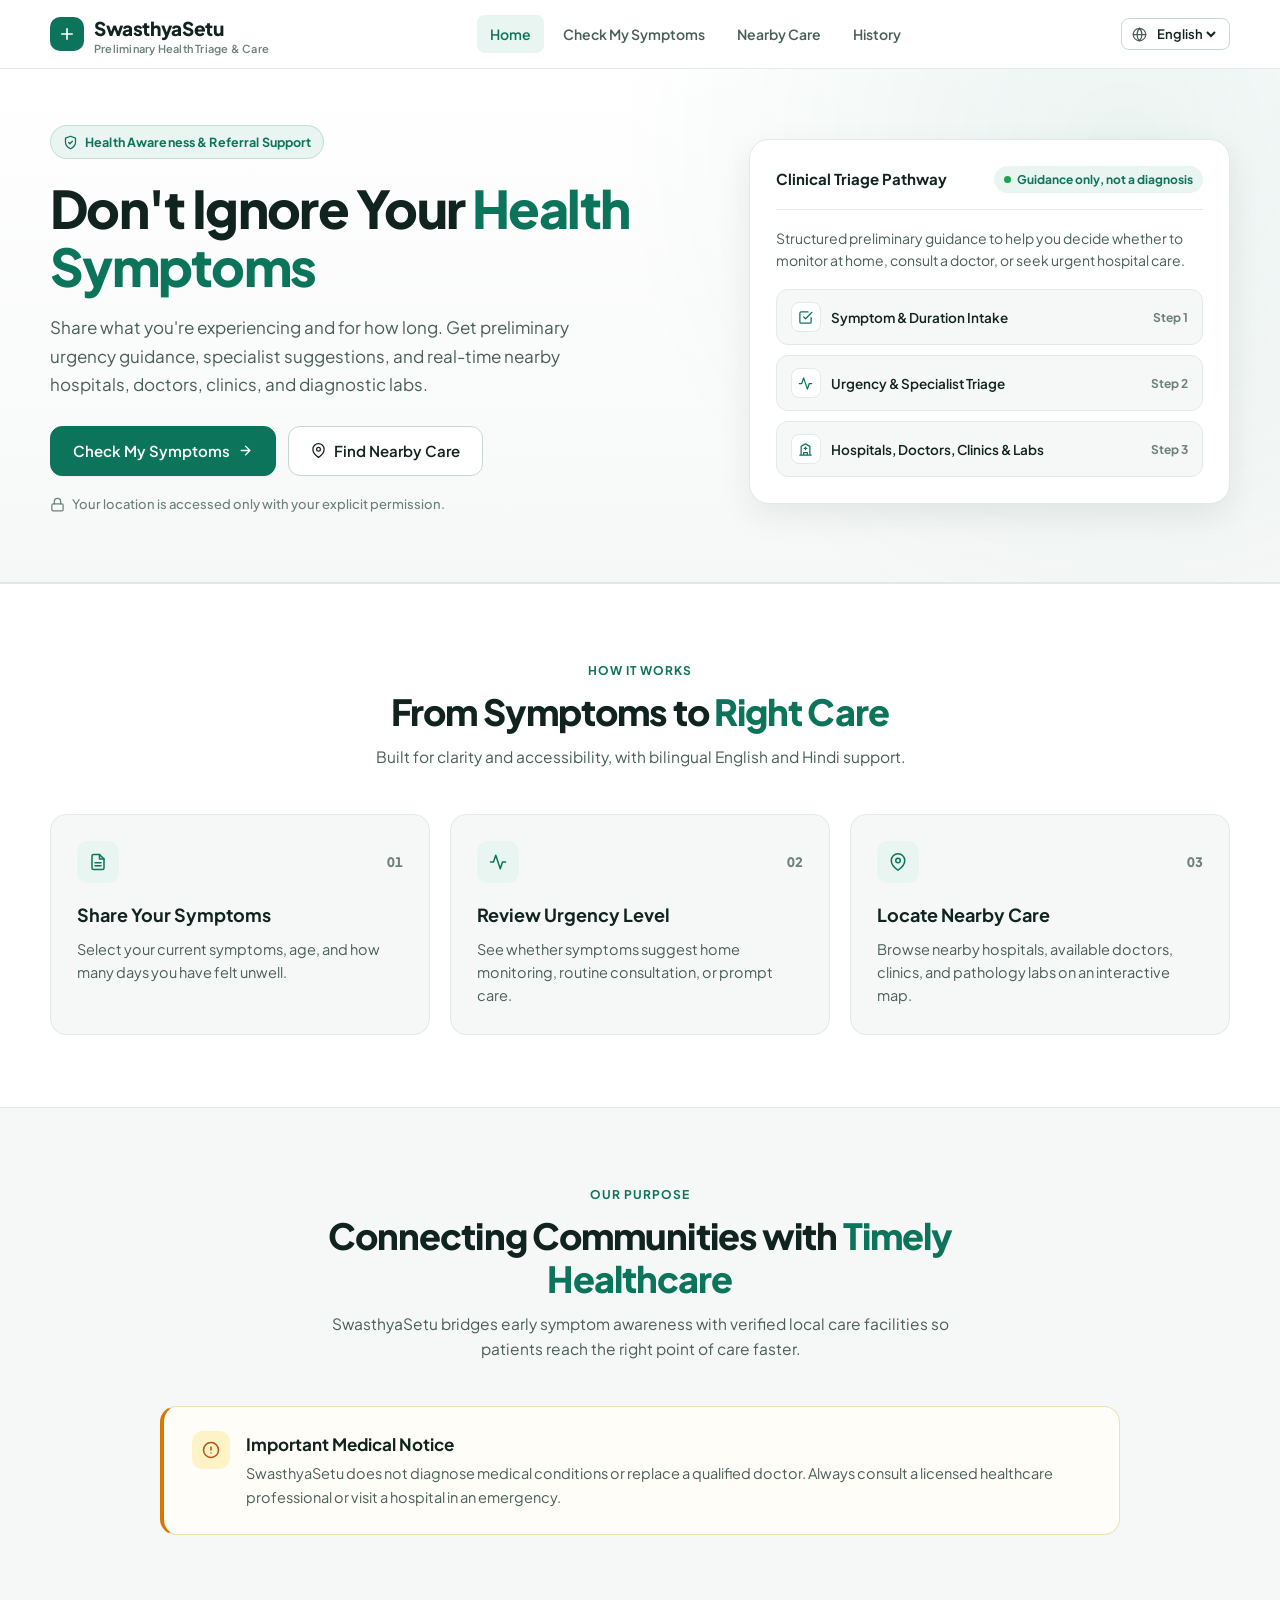
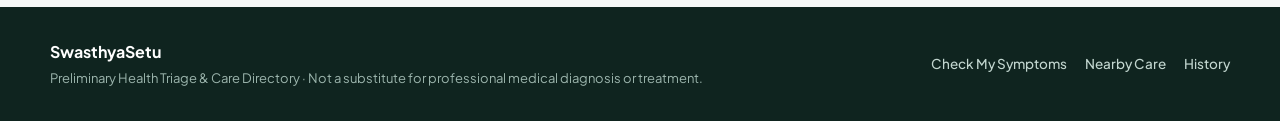
<file: SwasthyaSetu/frontend/index.html>
<!DOCTYPE html>
<html lang="en">

<head>
    <meta charset="UTF-8">
    <meta name="viewport" content="width=device-width, initial-scale=1.0">
    <title>SwasthyaSetu | Preliminary Health Triage &amp; Care</title>
    <link rel="stylesheet" href="css/style.css">
</head>

<body>

    <header class="site-header">
        <div class="nav-inner">
            <a href="index.html" class="brand-logo">
                <span class="brand-mark" aria-hidden="true">
                    <svg class="icon" viewBox="0 0 24 24" fill="none" stroke="currentColor" stroke-width="2.2" stroke-linecap="round" stroke-linejoin="round">
                        <path d="M12 5v14M5 12h14"/>
                    </svg>
                </span>
                <span>
                    SwasthyaSetu
                    <span class="brand-sub" data-i18n="brandSub">Preliminary Health Triage &amp; Care</span>
                </span>
            </a>

            <nav class="nav-menu" aria-label="Main navigation">
                <a href="index.html" aria-current="page" data-i18n="home">Home</a>
                <a href="symptoms.html" data-i18n="checkSymptoms">Check My Symptoms</a>
                <a href="nearby.html" data-i18n="nearbyHospitalsNav">Nearby Care</a>
                <a href="history.html" data-i18n="historyNav">History</a>
            </nav>

            <div class="nav-actions">
                <div class="lang-picker">
                    <svg class="icon icon-sm" viewBox="0 0 24 24" fill="none" stroke="currentColor" stroke-width="2" stroke-linecap="round" stroke-linejoin="round" aria-hidden="true">
                        <circle cx="12" cy="12" r="10"/>
                        <path d="M2 12h20M12 2a15.3 15.3 0 0 1 4 10 15.3 15.3 0 0 1-4 10 15.3 15.3 0 0 1-4-10 15.3 15.3 0 0 1 4-10z"/>
                    </svg>
                    <select id="languageSelect" aria-label="Select language">
                        <option value="en">English</option>
                        <option value="hi">हिन्दी</option>
                    </select>
                </div>
            </div>
        </div>
    </header>

    <main>
        <section class="hero-section" id="home">
            <div class="container hero-grid">
                <div class="hero-copy">
                    <div class="eyebrow-pill">
                        <svg class="icon icon-sm" viewBox="0 0 24 24" fill="none" stroke="currentColor" stroke-width="2" stroke-linecap="round" stroke-linejoin="round" aria-hidden="true">
                            <path d="M12 22s8-4 8-10V5l-8-3-8 3v7c0 6 8 10 8 10z"/>
                            <path d="m9 12 2 2 4-4"/>
                        </svg>
                        <span data-i18n="badge">Health Awareness &amp; Referral Support</span>
                    </div>

                    <h1>
                        <span data-i18n="heroTitle">Don't Ignore Your</span>
                        <span class="accent" data-i18n="heroHighlight">Health Symptoms</span>
                    </h1>

                    <p class="hero-lead" data-i18n="heroText">
                        Share what you're experiencing and for how long. Get preliminary urgency guidance, specialist suggestions, and real-time nearby hospitals, doctors, clinics, and diagnostic labs.
                    </p>

                    <div class="hero-cta-row">
                        <a href="symptoms.html" class="btn-primary">
                            <span data-i18n="checkSymptoms">Check My Symptoms</span>
                            <svg class="icon icon-sm" viewBox="0 0 24 24" fill="none" stroke="currentColor" stroke-width="2.2" stroke-linecap="round" stroke-linejoin="round" aria-hidden="true">
                                <path d="M5 12h14M12 5l7 7-7 7"/>
                            </svg>
                        </a>

                        <a href="nearby.html" class="btn-secondary">
                            <svg class="icon icon-sm" viewBox="0 0 24 24" fill="none" stroke="currentColor" stroke-width="2" stroke-linecap="round" stroke-linejoin="round" aria-hidden="true">
                                <path d="M21 10c0 7-9 13-9 13s-9-6-9-13a9 9 0 0 1 18 0z"/>
                                <circle cx="12" cy="10" r="3"/>
                            </svg>
                            <span data-i18n="nearbyCare">Find Nearby Care</span>
                        </a>
                    </div>

                    <p class="hero-trust-note">
                        <svg class="icon icon-sm" viewBox="0 0 24 24" fill="none" stroke="currentColor" stroke-width="2" stroke-linecap="round" stroke-linejoin="round" aria-hidden="true">
                            <rect x="3" y="11" width="18" height="11" rx="2" ry="2"/>
                            <path d="M7 11V7a5 5 0 0 1 10 0v4"/>
                        </svg>
                        <span data-i18n="locationNote">Your location is accessed only with your explicit permission.</span>
                    </p>
                </div>

                <aside class="triage-panel" aria-label="Triage Pathway Overview">
                    <div class="triage-panel-head">
                        <span class="triage-panel-title" data-i18n="earlyTitle">Clinical Triage Pathway</span>
                        <span class="status-pill-inline">
                            <span class="status-dot" aria-hidden="true"></span>
                            <span data-i18n="healthStatus">Guidance only, not a diagnosis</span>
                        </span>
                    </div>

                    <p class="triage-preview-desc" data-i18n="earlyText">
                        Structured preliminary guidance to help you decide whether to monitor at home, consult a doctor, or seek urgent hospital care.
                    </p>

                    <div class="triage-rows">
                        <div class="triage-row">
                            <span class="triage-row-left">
                                <span class="triage-row-icon" aria-hidden="true">
                                    <svg class="icon icon-sm" viewBox="0 0 24 24" fill="none" stroke="currentColor" stroke-width="2" stroke-linecap="round" stroke-linejoin="round">
                                        <path d="M9 11l3 3L22 4"/><path d="M21 12v7a2 2 0 0 1-2 2H5a2 2 0 0 1-2-2V5a2 2 0 0 1 2-2h11"/>
                                    </svg>
                                </span>
                                <span data-i18n="pathway1">Symptom &amp; Duration Intake</span>
                            </span>
                            <span class="triage-row-tag" data-i18n="pathway1Tag">Step 1</span>
                        </div>

                        <div class="triage-row">
                            <span class="triage-row-left">
                                <span class="triage-row-icon" aria-hidden="true">
                                    <svg class="icon icon-sm" viewBox="0 0 24 24" fill="none" stroke="currentColor" stroke-width="2" stroke-linecap="round" stroke-linejoin="round">
                                        <path d="M22 12h-4l-3 9L9 3l-3 9H2"/>
                                    </svg>
                                </span>
                                <span data-i18n="pathway2">Urgency &amp; Specialist Triage</span>
                            </span>
                            <span class="triage-row-tag" data-i18n="pathway2Tag">Step 2</span>
                        </div>

                        <div class="triage-row">
                            <span class="triage-row-left">
                                <span class="triage-row-icon" aria-hidden="true">
                                    <svg class="icon icon-sm" viewBox="0 0 24 24" fill="none" stroke="currentColor" stroke-width="2" stroke-linecap="round" stroke-linejoin="round">
                                        <path d="M3 21h18M5 21V7l7-4 7 4v14M9 21v-4h6v4M10 10h4M12 8v4"/>
                                    </svg>
                                </span>
                                <span data-i18n="pathway3">Hospitals, Doctors, Clinics &amp; Labs</span>
                            </span>
                            <span class="triage-row-tag" data-i18n="pathway3Tag">Step 3</span>
                        </div>
                    </div>
                </aside>
            </div>
        </section>

        <section class="section-block surface" id="how-it-works">
            <div class="container">
                <div class="section-head">
                    <span class="section-kicker" data-i18n="howWorks">How It Works</span>
                    <h2>
                        <span data-i18n="stepsTitle">From Symptoms to</span>
                        <span class="accent" data-i18n="stepsHighlight">Right Care</span>
                    </h2>
                    <p data-i18n="stepsText">
                        Built for clarity and accessibility, with bilingual English and Hindi support.
                    </p>
                </div>

                <div class="steps-grid">
                    <article class="step-tile">
                        <div class="step-top">
                            <span class="step-icon-box" aria-hidden="true">
                                <svg class="icon" viewBox="0 0 24 24" fill="none" stroke="currentColor" stroke-width="2" stroke-linecap="round" stroke-linejoin="round">
                                    <path d="M14 2H6a2 2 0 0 0-2 2v16a2 2 0 0 0 2 2h12a2 2 0 0 0 2-2V8z"/>
                                    <polyline points="14 2 14 8 20 8"/>
                                    <line x1="16" y1="13" x2="8" y2="13"/>
                                    <line x1="16" y1="17" x2="8" y2="17"/>
                                </svg>
                            </span>
                            <span class="step-num">01</span>
                        </div>
                        <h3 data-i18n="step1Title">Share Your Symptoms</h3>
                        <p data-i18n="step1Text">Select your current symptoms, age, and how many days you have felt unwell.</p>
                    </article>

                    <article class="step-tile">
                        <div class="step-top">
                            <span class="step-icon-box" aria-hidden="true">
                                <svg class="icon" viewBox="0 0 24 24" fill="none" stroke="currentColor" stroke-width="2" stroke-linecap="round" stroke-linejoin="round">
                                    <path d="M22 12h-4l-3 9L9 3l-3 9H2"/>
                                </svg>
                            </span>
                            <span class="step-num">02</span>
                        </div>
                        <h3 data-i18n="step2Title">Review Urgency Level</h3>
                        <p data-i18n="step2Text">See whether symptoms suggest home monitoring, routine consultation, or prompt care.</p>
                    </article>

                    <article class="step-tile">
                        <div class="step-top">
                            <span class="step-icon-box" aria-hidden="true">
                                <svg class="icon" viewBox="0 0 24 24" fill="none" stroke="currentColor" stroke-width="2" stroke-linecap="round" stroke-linejoin="round">
                                    <path d="M21 10c0 7-9 13-9 13s-9-6-9-13a9 9 0 0 1 18 0z"/>
                                    <circle cx="12" cy="10" r="3"/>
                                </svg>
                            </span>
                            <span class="step-num">03</span>
                        </div>
                        <h3 data-i18n="step3Title">Locate Nearby Care</h3>
                        <p data-i18n="step3Text">Browse nearby hospitals, available doctors, clinics, and pathology labs on an interactive map.</p>
                    </article>
                </div>
            </div>
        </section>

        <section class="section-block" id="about">
            <div class="container">
                <div class="section-head">
                    <span class="section-kicker" data-i18n="purpose">Our Purpose</span>
                    <h2>
                        <span data-i18n="purposeTitle">Connecting Communities with</span>
                        <span class="accent" data-i18n="purposeHighlight">Timely Healthcare</span>
                    </h2>
                    <p data-i18n="purposeText">
                        SwasthyaSetu bridges early symptom awareness with verified local care facilities so patients reach the right point of care faster.
                    </p>
                </div>

                <div class="notice-banner">
                    <span class="notice-icon" aria-hidden="true">
                        <svg class="icon" viewBox="0 0 24 24" fill="none" stroke="currentColor" stroke-width="2" stroke-linecap="round" stroke-linejoin="round">
                            <circle cx="12" cy="12" r="10"/>
                            <line x1="12" y1="8" x2="12" y2="12"/>
                            <line x1="12" y1="16" x2="12.01" y2="16"/>
                        </svg>
                    </span>
                    <div>
                        <h2 data-i18n="noticeTitle">Important Medical Notice</h2>
                        <p data-i18n="noticeText">
                            SwasthyaSetu does not diagnose medical conditions or replace a qualified doctor. Always consult a licensed healthcare professional or visit a hospital in an emergency.
                        </p>
                    </div>
                </div>
            </div>
        </section>
    </main>

    <footer class="site-footer">
        <div class="container footer-inner">
            <div>
                <div class="footer-brand">SwasthyaSetu</div>
                <div class="footer-sub">
                    <span data-i18n="footerText">Preliminary Health Triage &amp; Care Directory</span> &middot;
                    <span data-i18n="footerNotice">Not a substitute for professional medical diagnosis or treatment.</span>
                </div>
            </div>
            <div class="footer-links">
                <a href="symptoms.html" data-i18n="checkSymptoms">Check My Symptoms</a>
                <a href="nearby.html" data-i18n="nearbyHospitalsNav">Nearby Care</a>
                <a href="history.html" data-i18n="historyNav">History</a>
            </div>
        </div>
    </footer>

    <script src="js/language.js"></script>
    <script src="js/location.js"></script>
</body>

</html>
</file>
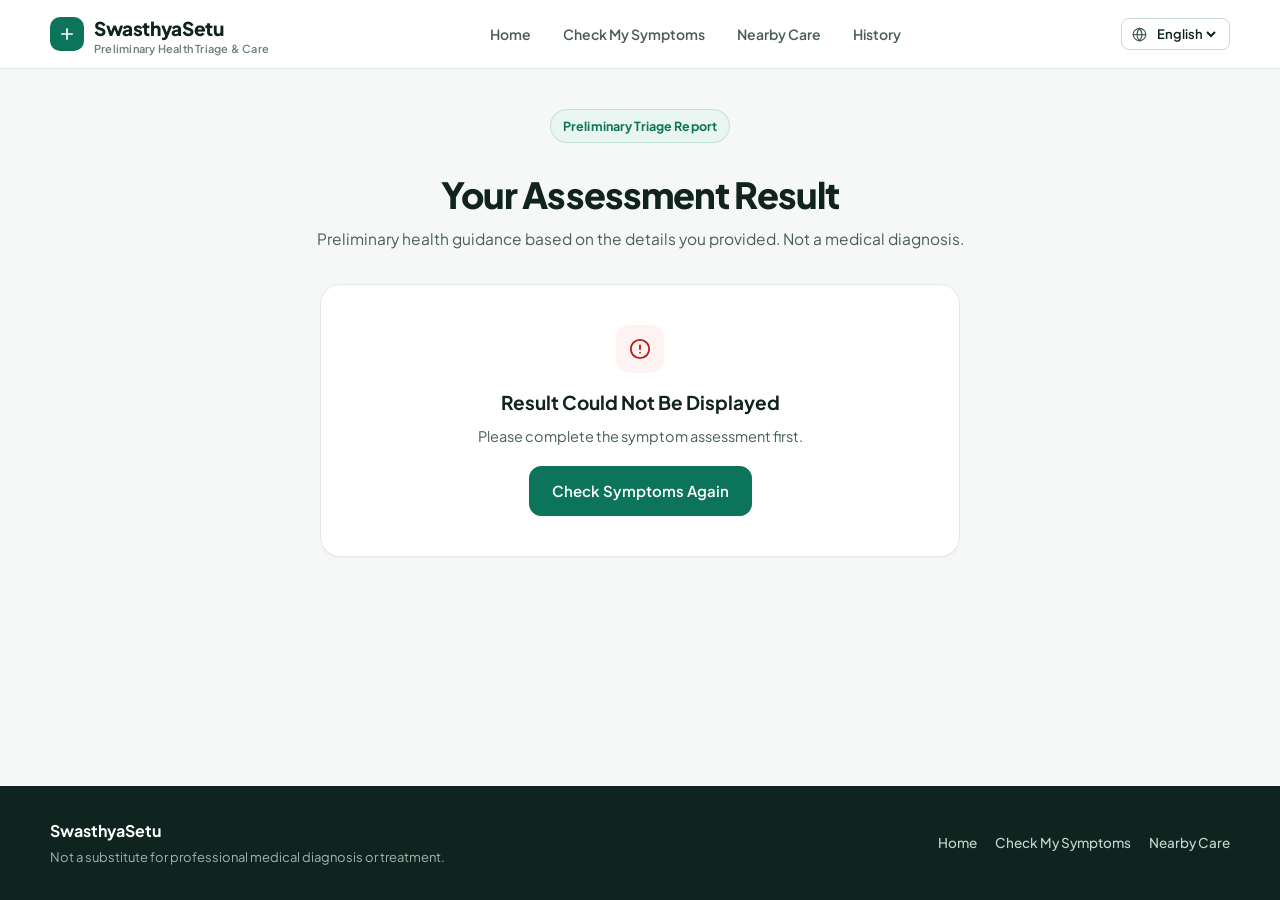
<file: SwasthyaSetu/frontend/result.html>
<!DOCTYPE html>
<html lang="en">

<head>
    <meta charset="UTF-8">
    <meta name="viewport" content="width=device-width, initial-scale=1.0">
    <title>SwasthyaSetu | Assessment Report</title>
    <link rel="stylesheet" href="css/style.css">
    <script src="js/language.js"></script>
</head>

<body>

    <header class="site-header">
        <div class="nav-inner">
            <a href="index.html" class="brand-logo">
                <span class="brand-mark" aria-hidden="true">
                    <svg class="icon" viewBox="0 0 24 24" fill="none" stroke="currentColor" stroke-width="2.2" stroke-linecap="round" stroke-linejoin="round">
                        <path d="M12 5v14M5 12h14"/>
                    </svg>
                </span>
                <span>
                    SwasthyaSetu
                    <span class="brand-sub" data-i18n="brandSub">Preliminary Health Triage &amp; Care</span>
                </span>
            </a>

            <nav class="nav-menu" aria-label="Main navigation">
                <a href="index.html" data-i18n="home">Home</a>
                <a href="symptoms.html" id="navCheckLink" data-i18n="checkSymptoms">Check My Symptoms</a>
                <a href="nearby.html" id="navNearbyLink" data-i18n="nearbyHospitalsNav">Nearby Care</a>
                <a href="history.html" id="navHistoryLink" data-i18n="historyNav">History</a>
            </nav>

            <div class="nav-actions">
                <div class="lang-picker">
                    <svg class="icon icon-sm" viewBox="0 0 24 24" fill="none" stroke="currentColor" stroke-width="2" stroke-linecap="round" stroke-linejoin="round" aria-hidden="true">
                        <circle cx="12" cy="12" r="10"/>
                        <path d="M2 12h20M12 2a15.3 15.3 0 0 1 4 10 15.3 15.3 0 0 1-4 10 15.3 15.3 0 0 1-4-10 15.3 15.3 0 0 1 4-10z"/>
                    </svg>
                    <select id="languageSelect" aria-label="Select language">
                        <option value="en">English</option>
                        <option value="hi">हिन्दी</option>
                    </select>
                </div>
            </div>
        </div>
    </header>

    <main class="page-shell">
        <div class="container">
            <div class="page-intro">
                <span class="eyebrow-pill" id="pageBadge">Preliminary Triage Report</span>
                <h1 data-i18n="assessmentResult">Your Assessment Result</h1>
                <p id="pageSubtitle" data-i18n="assessmentSubtitle">
                    Preliminary health guidance based on the details you provided. Not a medical diagnosis.
                </p>
            </div>

            <!-- LOADING -->
            <div id="loadingBox" class="state-card">
                <div class="state-icon" aria-hidden="true">
                    <svg class="icon icon-lg" viewBox="0 0 24 24" fill="none" stroke="currentColor" stroke-width="2" stroke-linecap="round" stroke-linejoin="round">
                        <path d="M22 12h-4l-3 9L9 3l-3 9H2"/>
                    </svg>
                </div>
                <h2 id="loadingTitle">Preparing your report...</h2>
                <p id="loadingText">Please wait while your assessment summary is loaded.</p>
            </div>

            <!-- MAIN REPORT -->
            <div id="resultContent" class="report-wrap" style="display:none;">
                <section class="report-card">
                    <h2 data-i18n="yourInformation">Patient Summary</h2>
                    <div class="summary-strip">
                        <div class="summary-cell">
                            <strong id="ageLabel">Age</strong>
                            <span id="ageValue">-</span>
                        </div>
                        <div class="summary-cell">
                            <strong id="symptomsLabel">Symptoms</strong>
                            <span id="symptomsValue">-</span>
                        </div>
                        <div class="summary-cell">
                            <strong id="durationLabel">Duration</strong>
                            <span id="durationValue">-</span>
                        </div>
                    </div>
                </section>

                <section id="riskCard" class="report-card triage-card">
                    <div id="riskLevel" class="risk-badge risk-low">Assessment</div>
                    <h2 id="riskTitle">-</h2>
                    <p id="riskMessage" class="triage-lead">-</p>
                    <div class="next-step-panel">
                        <strong id="nextStepLabel">Recommended Next Step</strong>
                        <p id="nextStep">-</p>
                    </div>
                </section>

                <div class="two-col-report">
                    <section class="report-card">
                        <h2 data-i18n="recommendedSpecialist">Recommended Specialist</h2>
                        <p class="field-hint" id="specialistDescription">
                            Based on the symptoms you reported, consider consulting:
                        </p>
                        <div id="specialistList" style="display:grid; gap:10px;"></div>
                    </section>

                    <section class="report-card">
                        <h2 data-i18n="possibleMatches">Symptom Pattern Matches</h2>
                        <p class="field-hint" id="conditionDescription">
                            Symptom-based reference matches from the knowledge base (not a diagnosis).
                        </p>
                        <div id="conditionList" class="condition-stack"></div>
                    </section>
                </div>

                <section class="report-card nearby-cta-card">
                    <div>
                        <h2 data-i18n="nearbyHealthcare" style="margin-bottom:6px;">Find Nearby Care</h2>
                        <p id="nearbyDescription">
                            Explore nearby hospitals, available doctors, clinics, and diagnostic labs on the map.
                        </p>
                    </div>
                    <a href="nearby.html" class="btn-primary" id="nearbyButton">
                        <svg class="icon icon-sm" viewBox="0 0 24 24" fill="none" stroke="currentColor" stroke-width="2" stroke-linecap="round" stroke-linejoin="round" aria-hidden="true">
                            <path d="M21 10c0 7-9 13-9 13s-9-6-9-13a9 9 0 0 1 18 0z"/>
                            <circle cx="12" cy="10" r="3"/>
                        </svg>
                        <span>Find Nearby Care</span>
                    </a>
                </section>

                <div class="notice-banner" style="max-width:100%;">
                    <span class="notice-icon" aria-hidden="true">
                        <svg class="icon" viewBox="0 0 24 24" fill="none" stroke="currentColor" stroke-width="2" stroke-linecap="round" stroke-linejoin="round">
                            <circle cx="12" cy="12" r="10"/>
                            <line x1="12" y1="8" x2="12" y2="12"/>
                            <line x1="12" y1="16" x2="12.01" y2="16"/>
                        </svg>
                    </span>
                    <div>
                        <h2 data-i18n="healthNotice">Important Medical Notice</h2>
                        <p id="healthNoticeText">
                            SwasthyaSetu does not diagnose medical conditions or replace a qualified doctor. Always consult a licensed healthcare professional or visit a hospital in an emergency.
                        </p>
                    </div>
                </div>

                <div class="report-actions">
                    <a href="symptoms.html" class="btn-secondary" id="checkAgainButton">Check Again</a>
                    <a href="history.html" class="btn-primary" id="historyButton">View History</a>
                </div>
            </div>

            <!-- ERROR -->
            <div id="errorBox" class="state-card" style="display:none;">
                <div class="state-icon error" aria-hidden="true">
                    <svg class="icon icon-lg" viewBox="0 0 24 24" fill="none" stroke="currentColor" stroke-width="2" stroke-linecap="round" stroke-linejoin="round">
                        <circle cx="12" cy="12" r="10"/>
                        <line x1="12" y1="8" x2="12" y2="12"/>
                        <line x1="12" y1="16" x2="12.01" y2="16"/>
                    </svg>
                </div>
                <h2 id="errorTitle">Result Could Not Be Displayed</h2>
                <p id="errorMessage">Please complete the symptom assessment first.</p>
                <a href="symptoms.html" class="btn-primary" id="errorButton">Check Symptoms Again</a>
            </div>
        </div>
    </main>

    <footer class="site-footer">
        <div class="container footer-inner">
            <div>
                <div class="footer-brand">SwasthyaSetu</div>
                <div class="footer-sub" data-i18n="footerNotice">Not a substitute for professional medical diagnosis or treatment.</div>
            </div>
            <div class="footer-links">
                <a href="index.html" data-i18n="home">Home</a>
                <a href="symptoms.html" data-i18n="checkSymptoms">Check My Symptoms</a>
                <a href="nearby.html" data-i18n="nearbyHospitalsNav">Nearby Care</a>
            </div>
        </div>
    </footer>

    <script>
        const resultTranslations = {
            en: {
                badge: "Preliminary Triage Report",
                subtitle: "Preliminary health guidance based on the details you provided. Not a medical diagnosis.",
                age: "Age",
                symptoms: "Symptoms",
                duration: "Duration",
                loadingTitle: "Preparing your report...",
                loadingText: "Please wait while your assessment summary is loaded.",
                whatNext: "Recommended Next Step",
                specialistDescription: "Based on the symptoms you reported, consider consulting:",
                conditionDescription: "Symptom-based reference matches from the knowledge base (not a diagnosis).",
                nearbyDescription: "Explore nearby hospitals, available doctors, clinics, and diagnostic labs on the map.",
                nearbyButton: "Find Nearby Care",
                notice: "SwasthyaSetu does not diagnose medical conditions or replace a qualified doctor. Always consult a licensed healthcare professional or visit a hospital in an emergency.",
                checkAgain: "Check Again",
                history: "View History",
                errorTitle: "Result Could Not Be Displayed",
                errorMessage: "Please complete the symptom assessment first.",
                errorButton: "Check Symptoms Again",
                noMatches: "No specific symptom pattern matches were identified from the available knowledge base.",
                matchedSymptoms: "Matched symptoms:",
                knowledgeSource: "Reference source:",
                medicalKnowledgeBase: "Medical knowledge base",
                noSymptoms: "No specific symptoms listed",
                strongMatch: "Strong symptom match",
                moderateMatch: "Moderate symptom match",
                possibleMatch: "Possible symptom match",
                symptomMatch: "Symptom match",
                lowRisk: "Low Urgency",
                moderateRisk: "Moderate Urgency",
                urgentRisk: "Urgent Attention",
                lowTitle: "Monitor Your Symptoms",
                moderateTitle: "Medical Consultation Recommended",
                urgentTitle: "Prompt Medical Care Recommended",
                lowMessage: "No urgent warning sign was identified from the information provided. Continue to monitor your symptoms.",
                moderateMessage: "Your information suggests that speaking with a qualified healthcare professional may be appropriate, especially if the symptoms continue or worsen.",
                urgentMessage: "The symptoms you selected may require prompt professional medical attention. Please contact a qualified healthcare professional or visit a hospital.",
                lowNext: "Monitor your symptoms. If they persist, worsen, or cause concern, consult a qualified healthcare professional.",
                moderateNext: "Consider scheduling a consultation with a healthcare professional and track any changes in your symptoms.",
                urgentNext: "Seek professional medical care promptly. If symptoms are severe or rapidly worsening, go to the nearest hospital emergency department."
            },
            hi: {
                badge: "प्रारंभिक स्वास्थ्य रिपोर्ट",
                subtitle: "आपकी दी गई जानकारी पर आधारित प्रारंभिक मार्गदर्शन। यह चिकित्सा निदान नहीं है।",
                age: "उम्र",
                symptoms: "लक्षण",
                duration: "अवधि",
                loadingTitle: "आपकी रिपोर्ट तैयार हो रही है...",
                loadingText: "कृपया प्रतीक्षा करें, आपका मूल्यांकन लोड हो रहा है।",
                whatNext: "अगला सुझाव",
                specialistDescription: "आपके बताए गए लक्षणों के आधार पर, आप इनसे परामर्श ले सकते हैं:",
                conditionDescription: "ज्ञान आधार से लक्षण-आधारित संदर्भ मिलान (यह निदान नहीं है)।",
                nearbyDescription: "मैप पर अपने पास के अस्पताल, उपलब्ध डॉक्टर, क्लिनिक और जांच लैब देखें।",
                nearbyButton: "पास की स्वास्थ्य सेवा खोजें",
                notice: "SwasthyaSetu किसी बीमारी की पहचान या इलाज नहीं करता और डॉक्टर का विकल्प नहीं है। किसी भी आपात स्थिति में तुरंत नजदीकी अस्पताल या डॉक्टर से संपर्क करें।",
                checkAgain: "दोबारा जांचें",
                history: "इतिहास देखें",
                errorTitle: "परिणाम दिखाया नहीं जा सका",
                errorMessage: "कृपया पहले लक्षण मूल्यांकन पूरा करें।",
                errorButton: "लक्षणों की दोबारा जांच करें",
                noMatches: "उपलब्ध ज्ञान आधार में कोई विशेष लक्षण पैटर्न नहीं मिला।",
                matchedSymptoms: "मिलते-जुलते लक्षण:",
                knowledgeSource: "संदर्भ स्रोत:",
                medicalKnowledgeBase: "चिकित्सकीय ज्ञान आधार",
                noSymptoms: "कोई विशिष्ट लक्षण सूचीबद्ध नहीं",
                strongMatch: "लक्षणों का मजबूत मिलान",
                moderateMatch: "लक्षणों का मध्यम मिलान",
                possibleMatch: "संभावित लक्षण मिलान",
                symptomMatch: "लक्षण मिलान",
                lowRisk: "कम प्राथमिकता",
                moderateRisk: "मध्यम प्राथमिकता",
                urgentRisk: "तत्काल चिकित्सा सहायता",
                lowTitle: "अपने लक्षणों पर नज़र रखें",
                moderateTitle: "चिकित्सकीय परामर्श की सलाह",
                urgentTitle: "शीघ्र चिकित्सा सहायता की सलाह",
                lowMessage: "दी गई जानकारी में किसी तत्काल चेतावनी संकेत की पहचान नहीं हुई। अपने लक्षणों पर नज़र रखें।",
                moderateMessage: "आपकी जानकारी के आधार पर योग्य डॉक्टर से परामर्श लेना उचित हो सकता है, खासकर यदि लक्षण बने रहें या बढ़ जाएं।",
                urgentMessage: "आपके चुने गए लक्षणों के लिए शीघ्र पेशेवर चिकित्सा सहायता आवश्यक हो सकती है। कृपया योग्य डॉक्टर या नजदीकी अस्पताल से संपर्क करें।",
                lowNext: "अपने लक्षणों पर नज़र रखें। यदि वे बने रहें या बढ़ जाएं, तो योग्य डॉक्टर से परामर्श करें।",
                moderateNext: "स्वास्थ्य पेशेवर से परामर्श लेने पर विचार करें और देखें कि लक्षण बेहतर हो रहे हैं या बढ़ रहे हैं।",
                urgentNext: "शीघ्र चिकित्सा सहायता लें। यदि लक्षण गंभीर हों या तेजी से बढ़ रहे हों, तो नजदीकी अस्पताल की आपातकालीन सेवा में जाएं।"
            }
        };

        const symptomTranslations = {
            "Fever": "बुखार",
            "Cold": "जुकाम",
            "Cough": "खांसी",
            "Headache": "सिरदर्द",
            "Vomiting": "उल्टी",
            "Loose Motion": "दस्त",
            "Stomach Pain": "पेट दर्द",
            "Breathing Problem": "सांस लेने में परेशानी",
            "Chest Pain": "सीने में दर्द",
            "Dizziness": "चक्कर आना",
            "Weakness": "कमजोरी",
            "Body Pain": "शरीर में दर्द",
            "Other": "अन्य"
        };

        const durationTranslations = {
            "1_to_3_days": { en: "1–3 Days", hi: "1–3 दिन" },
            "4_to_7_days": { en: "4–7 Days", hi: "4–7 दिन" },
            "1_to_2_weeks": { en: "1–2 Weeks", hi: "1–2 सप्ताह" },
            "more_than_2_weeks": { en: "More Than 2 Weeks", hi: "2 सप्ताह से अधिक" }
        };

        function getCurrentLanguage() {
            return localStorage.getItem("selectedLanguage") || "en";
        }

        const conditionTranslations = {
            "Common Cold & Cough": "सामान्य सर्दी और खांसी",
            "Viral Fever": "वायरल बुखार",
            "Food Poisoning / Stomach Infection": "फूड पॉइज़निंग / पेट का संक्रमण",
            "Acidity / Gastritis (Indigestion)": "एसिडिटी / गैस (अपच)",
            "Throat Infection (Tonsillitis / Pharyngitis)": "गले में संक्रमण",
            "Skin Allergy / Rash (Dermatitis)": "त्वचा की एलर्जी / दाने",
            "Fungal Skin Infection (Ringworm)": "दाद / फंगल त्वचा संक्रमण",
            "Dehydration / Heat Exhaustion": "पानी की कमी (डिहाइड्रेशन) / कमजोरी",
            "Urinary Tract Infection (UTI)": "मूत्र मार्ग संक्रमण (UTI)",
            "Ear Infection": "कान में संक्रमण",
            "Eye Infection / Allergy (Conjunctivitis)": "आंख का संक्रमण / एलर्जी",
            "Chest / Heart Warning (Needs Urgent Check)": "सीने या हृदय संबंधी चेतावनी (शीघ्र जांच आवश्यक)",
            "Dengue": "डेंगू",
            "Malaria": "मलेरिया",
            "Typhoid Fever": "टाइफाइड बुखार",
            "Seasonal Flu (Viral Fever)": "मौसमी फ्लू (वायरल बुखार)",
            "Asthma / Breathing Allergy": "अस्थमा / सांस की एलर्जी",
            "Migraine / Severe Headache": "माइग्रेन / तेज सिरदर्द",
            "Stomach Infection / Diarrhoea": "पेट का संक्रमण / दस्त",
            "Anaemia (Low Haemoglobin)": "एनीमिया (खून की कमी)",
            "Jaundice / Hepatitis A": "पीलिया / हेपेटाइटिस A",
            "Hepatitis B / Liver Infection": "हेपेटाइटिस B / लिवर संक्रमण",
            "Tuberculosis (TB) — Persistent Cough": "टीबी (लगातार खांसी)",
            "High Blood Pressure (Hypertension)": "उच्च रक्तचाप (हाई बीपी)",
            "COVID-19 / Viral Respiratory Illness": "कोविड-19 / श्वसन वायरल संक्रमण",
            "Chikungunya (Fever & Joint Pain)": "चिकनगुनिया (बुखार और जोड़ों में दर्द)",
            "Joint Pain / Arthritis": "जोड़ों का दर्द / गठिया",
            "Lower Back / Muscle Pain": "कमर या मांसपेशियों का दर्द",
            "Kidney / Urinary Health Issue": "किडनी या मूत्र संबंधी समस्या"
        };

        function translateConditionName(name, language) {
            if (language !== "hi") return name || "Unknown";
            return conditionTranslations[name] || name || "अज्ञात";
        }

        function translateSymptom(symptom, language) {
            if (language !== "hi") return symptom;
            if (symptom.startsWith("Other (") && symptom.endsWith(")")) {
                return "अन्य (" + symptom.slice(7);
            }
            return symptomTranslations[symptom] || symptom;
        }

        function translateSymptoms(symptoms, language) {
            if (!symptoms) return "-";
            return symptoms.split(",").map(s => translateSymptom(s.trim(), language)).join(", ");
        }

        function translateDuration(duration, language) {
            if (durationTranslations[duration] && durationTranslations[duration][language]) {
                return durationTranslations[duration][language];
            }
            return duration || "-";
        }

        function translateSpecialist(specialist, language) {
            if (language !== "hi") return specialist;
            const map = {
                "General Physician": "सामान्य चिकित्सक (General Physician)",
                "General Physician / Infectious Disease": "सामान्य चिकित्सक / संक्रामक रोग विशेषज्ञ",
                "Cardiologist": "हृदय रोग विशेषज्ञ (Cardiologist)",
                "Pulmonologist": "फेफड़े एवं श्वसन विशेषज्ञ (Pulmonologist)",
                "Gastroenterologist": "पेट एवं पाचन विशेषज्ञ (Gastroenterologist)",
                "Neurologist": "न्यूरोलॉजिस्ट (Neurologist)",
                "Dermatologist": "त्वचा रोग विशेषज्ञ (Dermatologist)",
                "ENT Specialist": "कान-नाक-गला विशेषज्ञ (ENT Specialist)",
                "Ophthalmologist": "नेत्र रोग विशेषज्ञ (Ophthalmologist)",
                "Orthopaedic Specialist": "हड्डी रोग विशेषज्ञ (Orthopaedic)",
                "Nephrologist": "किडनी रोग विशेषज्ञ (Nephrologist)",
                "Endocrinologist": "हार्मोन एवं मधुमेह विशेषज्ञ (Endocrinologist)",
                "Psychiatrist": "मानसिक स्वास्थ्य विशेषज्ञ (Psychiatrist)",
                "Urologist": "मूत्र रोग विशेषज्ञ (Urologist)"
            };
            return map[specialist] || specialist;
        }

        function translateMatchLevel(matchLevel, language) {
            if (language !== "hi") return matchLevel || "";
            const map = {
                "Strong symptom match": "लक्षणों का मजबूत मिलान",
                "Moderate symptom match": "लक्षणों का मध्यम मिलान",
                "Possible symptom match": "संभावित लक्षण मिलान",
                "Symptom match": "लक्षण मिलान"
            };
            return map[matchLevel] || matchLevel || "";
        }

        function getRiskText(riskLevel, language) {
            const t = resultTranslations[language];
            if (riskLevel === "Urgent") {
                return { level: t.urgentRisk, title: t.urgentTitle, message: t.urgentMessage, next: t.urgentNext };
            }
            if (riskLevel === "Moderate") {
                return { level: t.moderateRisk, title: t.moderateTitle, message: t.moderateMessage, next: t.moderateNext };
            }
            return { level: t.lowRisk, title: t.lowTitle, message: t.lowMessage, next: t.lowNext };
        }

        function renderStaticText() {
            const language = getCurrentLanguage();
            const t = resultTranslations[language];

            document.getElementById("pageBadge").textContent = t.badge;
            document.getElementById("pageSubtitle").textContent = t.subtitle;
            document.getElementById("ageLabel").textContent = t.age;
            document.getElementById("symptomsLabel").textContent = t.symptoms;
            document.getElementById("durationLabel").textContent = t.duration;
            document.getElementById("loadingTitle").textContent = t.loadingTitle;
            document.getElementById("loadingText").textContent = t.loadingText;
            document.getElementById("nextStepLabel").textContent = t.whatNext;
            document.getElementById("specialistDescription").textContent = t.specialistDescription;
            document.getElementById("conditionDescription").textContent = t.conditionDescription;
            document.getElementById("nearbyDescription").textContent = t.nearbyDescription;
            document.getElementById("nearbyButton").querySelector("span").textContent = t.nearbyButton;
            document.getElementById("healthNoticeText").textContent = t.notice;
            document.getElementById("checkAgainButton").textContent = t.checkAgain;
            document.getElementById("historyButton").textContent = t.history;
            document.getElementById("errorTitle").textContent = t.errorTitle;
            document.getElementById("errorMessage").textContent = t.errorMessage;
            document.getElementById("errorButton").textContent = t.errorButton;
        }

        function renderUserInformation(result) {
            const language = getCurrentLanguage();
            document.getElementById("ageValue").textContent = result.age ?? "-";
            document.getElementById("symptomsValue").textContent = translateSymptoms(result.symptoms, language);
            document.getElementById("durationValue").textContent = translateDuration(result.duration, language);
        }

        function renderRisk(result) {
            const language = getCurrentLanguage();
            const riskLevel = result.risk_level || "Low";
            const riskText = getRiskText(riskLevel, language);

            const riskCard = document.getElementById("riskCard");
            riskCard.className = "report-card triage-card";
            if (riskLevel === "Urgent") riskCard.classList.add("is-urgent");
            else if (riskLevel === "Moderate") riskCard.classList.add("is-moderate");

            const riskLevelEl = document.getElementById("riskLevel");
            riskLevelEl.textContent = riskText.level;
            riskLevelEl.className = "risk-badge " + (
                riskLevel === "Urgent" ? "risk-urgent" :
                riskLevel === "Moderate" ? "risk-moderate" : "risk-low"
            );

            document.getElementById("riskTitle").textContent = riskText.title;
            document.getElementById("riskMessage").textContent = riskText.message;
            document.getElementById("nextStep").textContent = riskText.next;
        }

        function renderSpecialists(result) {
            const language = getCurrentLanguage();
            const list = document.getElementById("specialistList");
            list.innerHTML = "";

            const specialists = (result.recommended_specialists || []).slice();
            if (specialists.length === 0) specialists.push("General Physician");

            specialists.forEach(function (specialist) {
                const item = document.createElement("div");
                item.className = "specialist-pill";
                item.innerHTML = `
                    <svg class="icon" style="color:var(--brand);" viewBox="0 0 24 24" fill="none" stroke="currentColor" stroke-width="2" stroke-linecap="round" stroke-linejoin="round" aria-hidden="true">
                        <path d="M20 21v-2a4 4 0 0 0-4-4H8a4 4 0 0 0-4 4v2"/><circle cx="12" cy="7" r="4"/>
                    </svg>
                `;
                const label = document.createElement("span");
                label.textContent = translateSpecialist(specialist, language);
                item.appendChild(label);
                list.appendChild(item);
            });
        }

        function renderConditions(result) {
            const language = getCurrentLanguage();
            const t = resultTranslations[language];
            const list = document.getElementById("conditionList");
            list.innerHTML = "";

            const matches = result.condition_matches || [];
            if (matches.length === 0) {
                const empty = document.createElement("div");
                empty.className = "condition-box";
                empty.textContent = t.noMatches;
                list.appendChild(empty);
                return;
            }

            matches.forEach(function (match) {
                const item = document.createElement("div");
                item.className = "condition-box";

                const head = document.createElement("div");
                head.className = "condition-box-head";

                const title = document.createElement("h3");
                title.textContent = translateConditionName(match.condition, language);

                const pct = document.createElement("span");
                pct.className = "match-pct";
                const pctVal = Number(match.match_percentage || 0);
                pct.textContent = `${pctVal}% · ${translateMatchLevel(match.match_level, language)}`;

                head.appendChild(title);
                head.appendChild(pct);

                const bar = document.createElement("div");
                bar.className = "match-bar";
                const fill = document.createElement("div");
                fill.className = "match-bar-fill";
                fill.style.width = Math.max(8, Math.min(100, pctVal)) + "%";
                bar.appendChild(fill);

                const matchedSymptoms = document.createElement("p");
                let symptomsText = t.noSymptoms;
                if (match.matched_symptoms && match.matched_symptoms.length > 0) {
                    symptomsText = match.matched_symptoms.map(s => translateSymptom(s, language)).join(", ");
                }
                matchedSymptoms.textContent = `${t.matchedSymptoms} ${symptomsText}`;

                const source = document.createElement("p");
                source.textContent = `${t.knowledgeSource} ${match.source || t.medicalKnowledgeBase}`;

                item.appendChild(head);
                item.appendChild(bar);

                if (match.overview) {
                    const overviewEl = document.createElement("p");
                    overviewEl.textContent = match.overview;
                    overviewEl.style.marginBottom = "6px";
                    item.appendChild(overviewEl);
                }

                item.appendChild(matchedSymptoms);
                item.appendChild(source);

                if (match.who_url) {
                    const link = document.createElement("a");
                    link.href = match.who_url;
                    link.target = "_blank";
                    link.rel = "noopener noreferrer";
                    link.textContent = language === "hi" ? "WHO तथ्य पत्रक देखें" : "View WHO Fact Sheet";
                    link.style.display = "inline-block";
                    link.style.marginTop = "6px";
                    link.style.fontSize = "13px";
                    link.style.fontWeight = "600";
                    link.style.color = "var(--brand)";
                    link.style.textDecoration = "none";
                    item.appendChild(link);
                }

                list.appendChild(item);
            });
        }

        function renderResult() {
            const resultString = sessionStorage.getItem("healthResult");
            renderStaticText();

            if (!resultString) {
                document.getElementById("loadingBox").style.display = "none";
                document.getElementById("resultContent").style.display = "none";
                document.getElementById("errorBox").style.display = "block";
                return;
            }

            let result;
            try {
                result = JSON.parse(resultString);
            } catch (_error) {
                document.getElementById("loadingBox").style.display = "none";
                document.getElementById("resultContent").style.display = "none";
                document.getElementById("errorBox").style.display = "block";
                return;
            }

            document.getElementById("loadingBox").style.display = "none";
            document.getElementById("errorBox").style.display = "none";
            document.getElementById("resultContent").style.display = "grid";

            renderUserInformation(result);
            renderRisk(result);
            renderSpecialists(result);
            renderConditions(result);
        }

        document.addEventListener("DOMContentLoaded", function () {
            renderResult();
            const languageSelect = document.getElementById("languageSelect");
            if (languageSelect) {
                languageSelect.value = getCurrentLanguage();
                languageSelect.addEventListener("change", function () {
                    localStorage.setItem("selectedLanguage", this.value);
                    renderResult();
                });
            }
        });
    </script>
</body>

</html>
</file>
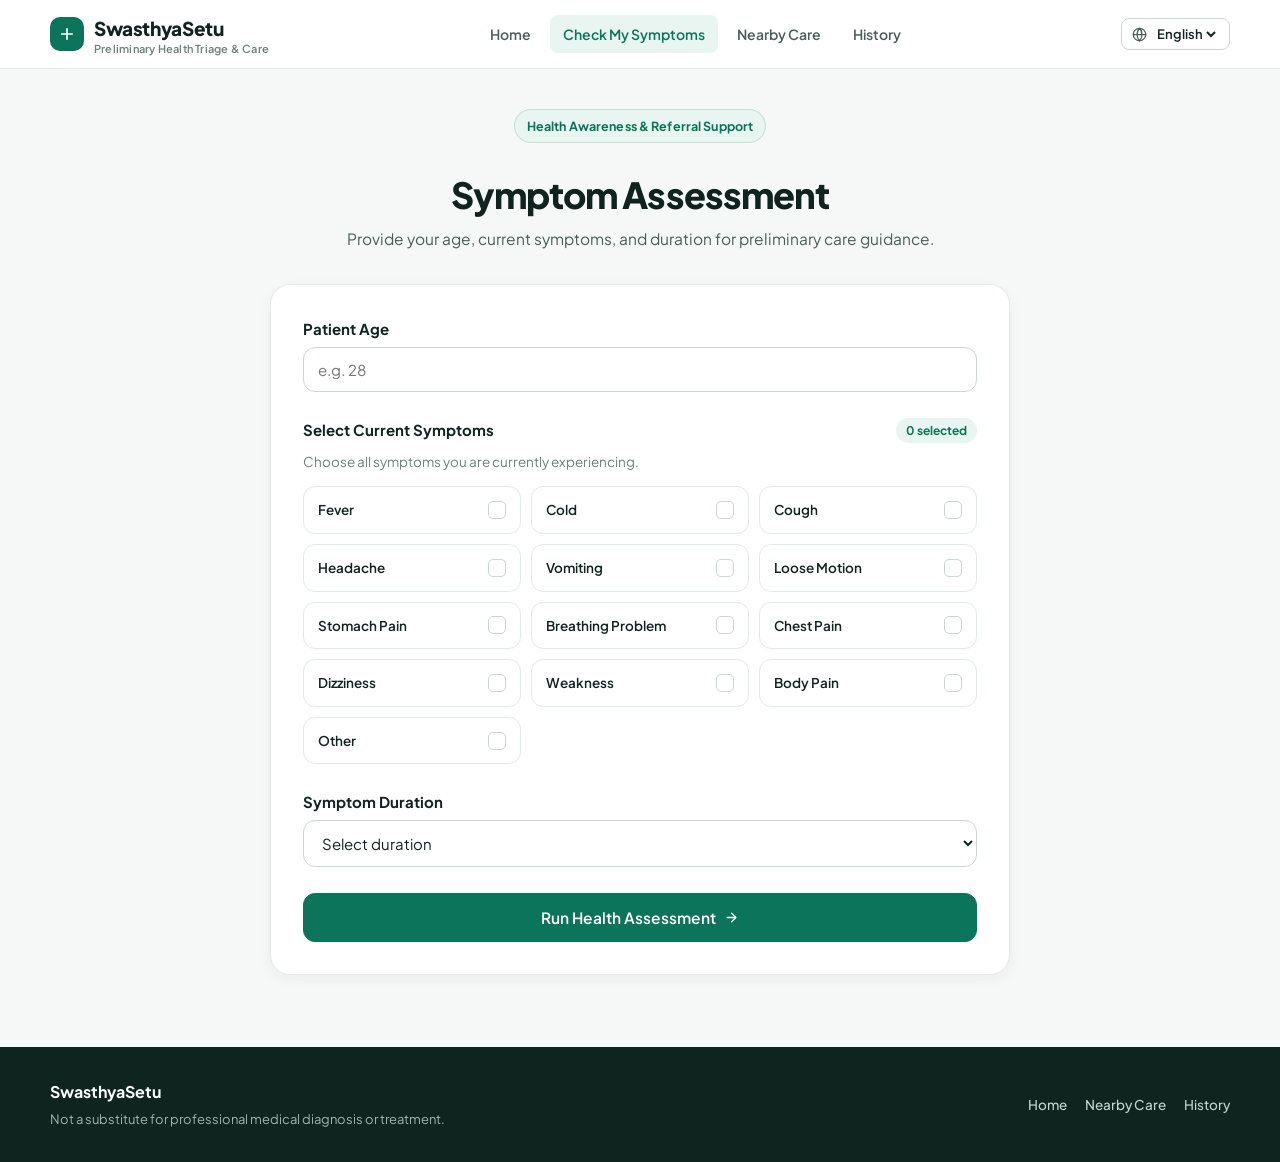
<file: SwasthyaSetu/frontend/symptoms.html>
<!DOCTYPE html>
<html lang="en">

<head>
    <meta charset="UTF-8">
    <meta name="viewport" content="width=device-width, initial-scale=1.0">
    <title>SwasthyaSetu | Symptom Assessment</title>
    <link rel="stylesheet" href="css/style.css">
</head>

<body>

    <header class="site-header">
        <div class="nav-inner">
            <a href="index.html" class="brand-logo">
                <span class="brand-mark" aria-hidden="true">
                    <svg class="icon" viewBox="0 0 24 24" fill="none" stroke="currentColor" stroke-width="2.2" stroke-linecap="round" stroke-linejoin="round">
                        <path d="M12 5v14M5 12h14"/>
                    </svg>
                </span>
                <span>
                    SwasthyaSetu
                    <span class="brand-sub" data-i18n="brandSub">Preliminary Health Triage &amp; Care</span>
                </span>
            </a>

            <nav class="nav-menu" aria-label="Main navigation">
                <a href="index.html" data-i18n="home">Home</a>
                <a href="symptoms.html" aria-current="page" data-i18n="checkSymptoms">Check My Symptoms</a>
                <a href="nearby.html" data-i18n="nearbyHospitalsNav">Nearby Care</a>
                <a href="history.html" data-i18n="historyNav">History</a>
            </nav>

            <div class="nav-actions">
                <div class="lang-picker">
                    <svg class="icon icon-sm" viewBox="0 0 24 24" fill="none" stroke="currentColor" stroke-width="2" stroke-linecap="round" stroke-linejoin="round" aria-hidden="true">
                        <circle cx="12" cy="12" r="10"/>
                        <path d="M2 12h20M12 2a15.3 15.3 0 0 1 4 10 15.3 15.3 0 0 1-4 10 15.3 15.3 0 0 1-4-10 15.3 15.3 0 0 1 4-10z"/>
                    </svg>
                    <select id="languageSelect" aria-label="Select language">
                        <option value="en">English</option>
                        <option value="hi">हिन्दी</option>
                    </select>
                </div>
            </div>
        </div>
    </header>

    <main class="page-shell">
        <div class="container">
            <div class="page-intro">
                <span class="eyebrow-pill" data-i18n="badge">Health Awareness &amp; Referral Support</span>
                <h1 data-i18n="symptomsTitle">Symptom Assessment</h1>
                <p data-i18n="symptomsSubtitle">
                    Provide your age, current symptoms, and duration for preliminary care guidance.
                </p>
            </div>

            <div class="intake-card">
                <form id="symptomForm">
                    <div class="field-group">
                        <label class="field-title" for="age" data-i18n="ageLabel">Patient Age</label>
                        <input
                            class="input-control"
                            type="number"
                            id="age"
                            min="1"
                            max="120"
                            placeholder="e.g. 28"
                            required
                        >
                    </div>

                    <div class="field-group">
                        <div class="field-label-row">
                            <label class="field-title" data-i18n="symptomsLabel" style="margin-bottom:0;">Select Current Symptoms</label>
                            <span class="selected-count-chip" id="selectedCountChip">0 selected</span>
                        </div>
                        <p class="field-hint" data-i18n="symptomsHelp">
                            Choose all symptoms you are currently experiencing.
                        </p>

                        <div class="symptom-grid">
                            <label class="symptom-chip">
                                <input type="checkbox" name="symptom" value="Fever">
                                <strong data-i18n="fever">Fever</strong>
                                <span class="symptom-check-box" aria-hidden="true">
                                    <svg class="icon icon-sm" viewBox="0 0 24 24" fill="none" stroke="currentColor" stroke-width="3" stroke-linecap="round" stroke-linejoin="round"><polyline points="20 6 9 17 4 12"/></svg>
                                </span>
                            </label>

                            <label class="symptom-chip">
                                <input type="checkbox" name="symptom" value="Cold">
                                <strong data-i18n="cold">Cold</strong>
                                <span class="symptom-check-box" aria-hidden="true">
                                    <svg class="icon icon-sm" viewBox="0 0 24 24" fill="none" stroke="currentColor" stroke-width="3" stroke-linecap="round" stroke-linejoin="round"><polyline points="20 6 9 17 4 12"/></svg>
                                </span>
                            </label>

                            <label class="symptom-chip">
                                <input type="checkbox" name="symptom" value="Cough">
                                <strong data-i18n="cough">Cough</strong>
                                <span class="symptom-check-box" aria-hidden="true">
                                    <svg class="icon icon-sm" viewBox="0 0 24 24" fill="none" stroke="currentColor" stroke-width="3" stroke-linecap="round" stroke-linejoin="round"><polyline points="20 6 9 17 4 12"/></svg>
                                </span>
                            </label>

                            <label class="symptom-chip">
                                <input type="checkbox" name="symptom" value="Headache">
                                <strong data-i18n="headache">Headache</strong>
                                <span class="symptom-check-box" aria-hidden="true">
                                    <svg class="icon icon-sm" viewBox="0 0 24 24" fill="none" stroke="currentColor" stroke-width="3" stroke-linecap="round" stroke-linejoin="round"><polyline points="20 6 9 17 4 12"/></svg>
                                </span>
                            </label>

                            <label class="symptom-chip">
                                <input type="checkbox" name="symptom" value="Vomiting">
                                <strong data-i18n="vomiting">Vomiting</strong>
                                <span class="symptom-check-box" aria-hidden="true">
                                    <svg class="icon icon-sm" viewBox="0 0 24 24" fill="none" stroke="currentColor" stroke-width="3" stroke-linecap="round" stroke-linejoin="round"><polyline points="20 6 9 17 4 12"/></svg>
                                </span>
                            </label>

                            <label class="symptom-chip">
                                <input type="checkbox" name="symptom" value="Loose Motion">
                                <strong data-i18n="looseMotion">Loose Motion</strong>
                                <span class="symptom-check-box" aria-hidden="true">
                                    <svg class="icon icon-sm" viewBox="0 0 24 24" fill="none" stroke="currentColor" stroke-width="3" stroke-linecap="round" stroke-linejoin="round"><polyline points="20 6 9 17 4 12"/></svg>
                                </span>
                            </label>

                            <label class="symptom-chip">
                                <input type="checkbox" name="symptom" value="Stomach Pain">
                                <strong data-i18n="stomachPain">Stomach Pain</strong>
                                <span class="symptom-check-box" aria-hidden="true">
                                    <svg class="icon icon-sm" viewBox="0 0 24 24" fill="none" stroke="currentColor" stroke-width="3" stroke-linecap="round" stroke-linejoin="round"><polyline points="20 6 9 17 4 12"/></svg>
                                </span>
                            </label>

                            <label class="symptom-chip">
                                <input type="checkbox" name="symptom" value="Breathing Problem">
                                <strong data-i18n="breathingProblem">Breathing Problem</strong>
                                <span class="symptom-check-box" aria-hidden="true">
                                    <svg class="icon icon-sm" viewBox="0 0 24 24" fill="none" stroke="currentColor" stroke-width="3" stroke-linecap="round" stroke-linejoin="round"><polyline points="20 6 9 17 4 12"/></svg>
                                </span>
                            </label>

                            <label class="symptom-chip">
                                <input type="checkbox" name="symptom" value="Chest Pain">
                                <strong data-i18n="chestPain">Chest Pain</strong>
                                <span class="symptom-check-box" aria-hidden="true">
                                    <svg class="icon icon-sm" viewBox="0 0 24 24" fill="none" stroke="currentColor" stroke-width="3" stroke-linecap="round" stroke-linejoin="round"><polyline points="20 6 9 17 4 12"/></svg>
                                </span>
                            </label>

                            <label class="symptom-chip">
                                <input type="checkbox" name="symptom" value="Dizziness">
                                <strong data-i18n="dizziness">Dizziness</strong>
                                <span class="symptom-check-box" aria-hidden="true">
                                    <svg class="icon icon-sm" viewBox="0 0 24 24" fill="none" stroke="currentColor" stroke-width="3" stroke-linecap="round" stroke-linejoin="round"><polyline points="20 6 9 17 4 12"/></svg>
                                </span>
                            </label>

                            <label class="symptom-chip">
                                <input type="checkbox" name="symptom" value="Weakness">
                                <strong data-i18n="weakness">Weakness</strong>
                                <span class="symptom-check-box" aria-hidden="true">
                                    <svg class="icon icon-sm" viewBox="0 0 24 24" fill="none" stroke="currentColor" stroke-width="3" stroke-linecap="round" stroke-linejoin="round"><polyline points="20 6 9 17 4 12"/></svg>
                                </span>
                            </label>

                            <label class="symptom-chip">
                                <input type="checkbox" name="symptom" value="Body Pain">
                                <strong data-i18n="bodyPain">Body Pain</strong>
                                <span class="symptom-check-box" aria-hidden="true">
                                    <svg class="icon icon-sm" viewBox="0 0 24 24" fill="none" stroke="currentColor" stroke-width="3" stroke-linecap="round" stroke-linejoin="round"><polyline points="20 6 9 17 4 12"/></svg>
                                </span>
                            </label>

                            <label class="symptom-chip">
                                <input type="checkbox" name="symptom" value="Other" id="otherSymptomCheckbox">
                                <strong data-i18n="other">Other</strong>
                                <span class="symptom-check-box" aria-hidden="true">
                                    <svg class="icon icon-sm" viewBox="0 0 24 24" fill="none" stroke="currentColor" stroke-width="3" stroke-linecap="round" stroke-linejoin="round"><polyline points="20 6 9 17 4 12"/></svg>
                                </span>
                            </label>
                        </div>

                        <div id="otherSymptomGroup" class="other-symptom-box" style="display:none;">
                            <label for="otherSymptomsInput" data-i18n="otherLabel">Describe Your Problem</label>
                            <p class="field-hint" style="margin-bottom:10px;" data-i18n="otherHint">
                                Write what problem or symptoms you are experiencing (English, Hindi, or Hinglish).
                            </p>
                            <textarea
                                class="input-control"
                                id="otherSymptomsInput"
                                maxlength="500"
                                placeholder="e.g. skin rash, ear pain, sore throat, or describe how you feel..."
                                data-i18n-placeholder="otherPlaceholder"
                            ></textarea>
                        </div>
                    </div>

                    <div class="field-group">
                        <label class="field-title" for="duration" data-i18n="durationLabel">Symptom Duration</label>
                        <select class="input-control" id="duration" required>
                            <option value="" data-i18n="selectDuration">Select duration</option>
                            <option value="1_to_3_days" data-i18n="duration1to3">1–3 Days</option>
                            <option value="4_to_7_days" data-i18n="duration4to7">4–7 Days</option>
                            <option value="1_to_2_weeks" data-i18n="duration1to2weeks">1–2 Weeks</option>
                            <option value="more_than_2_weeks" data-i18n="durationMore2weeks">More Than 2 Weeks</option>
                        </select>
                    </div>

                    <button type="submit" class="btn-primary intake-submit">
                        <span data-i18n="submitSymptoms">Run Health Assessment</span>
                        <svg class="icon icon-sm" viewBox="0 0 24 24" fill="none" stroke="currentColor" stroke-width="2.2" stroke-linecap="round" stroke-linejoin="round" aria-hidden="true">
                            <path d="M5 12h14M12 5l7 7-7 7"/>
                        </svg>
                    </button>
                </form>
            </div>
        </div>
    </main>

    <footer class="site-footer">
        <div class="container footer-inner">
            <div>
                <div class="footer-brand">SwasthyaSetu</div>
                <div class="footer-sub" data-i18n="footerNotice">Not a substitute for professional medical diagnosis or treatment.</div>
            </div>
            <div class="footer-links">
                <a href="index.html" data-i18n="home">Home</a>
                <a href="nearby.html" data-i18n="nearbyHospitalsNav">Nearby Care</a>
                <a href="history.html" data-i18n="historyNav">History</a>
            </div>
        </div>
    </footer>

    <script src="js/language.js"></script>
    <script src="js/symptoms.js"></script>
    <script>
        (function () {
            const checkboxes = document.querySelectorAll('input[name="symptom"]');
            const chip = document.getElementById("selectedCountChip");
            const otherCheckbox = document.getElementById("otherSymptomCheckbox");
            const otherGroup = document.getElementById("otherSymptomGroup");
            const otherInput = document.getElementById("otherSymptomsInput");

            function updateCount() {
                const count = document.querySelectorAll('input[name="symptom"]:checked').length;
                const lang = localStorage.getItem("selectedLanguage") || "en";
                chip.textContent = lang === "hi" ? `${count} चुने गए` : `${count} selected`;
            }

            function syncOtherField(shouldFocus) {
                if (!otherCheckbox || !otherGroup || !otherInput) return;
                if (otherCheckbox.checked) {
                    otherGroup.style.display = "block";
                    otherInput.required = true;
                    if (shouldFocus) otherInput.focus();
                } else {
                    otherGroup.style.display = "none";
                    otherInput.required = false;
                }
            }

            checkboxes.forEach(cb => cb.addEventListener("change", updateCount));
            if (otherCheckbox) {
                otherCheckbox.addEventListener("change", function () {
                    syncOtherField(true);
                });
            }
            const langSel = document.getElementById("languageSelect");
            if (langSel) langSel.addEventListener("change", updateCount);
            updateCount();
            syncOtherField(false);
        })();
    </script>
</body>

</html>
</file>
<file: SwasthyaSetu/frontend/css/style.css>
@import url('https://fonts.googleapis.com/css2?family=Noto+Sans+Devanagari:wght@400;500;600;700&family=Plus+Jakarta+Sans:wght@400;500;600;700;800&display=swap');

/* ============================================
   SWASTHYASETU - CLINICAL DESIGN SYSTEM
   ============================================ */

:root {
    --bg-page: #f6f8f7;
    --bg-surface: #ffffff;
    --bg-subtle: #eff4f2;
    --bg-accent-soft: #e8f5f0;

    --text-primary: #10231f;
    --text-secondary: #485e58;
    --text-muted: #6c807a;

    --brand: #0c745a;
    --brand-hover: #095c47;
    --brand-ring: rgba(12, 116, 90, 0.16);

    --border-light: #e2e9e6;
    --border-strong: #c9d7d2;

    --risk-low-bg: #ecfdf3;
    --risk-low-text: #0f6b3e;
    --risk-low-border: #bbf7d0;

    --risk-mod-bg: #fffbeb;
    --risk-mod-text: #9a5204;
    --risk-mod-border: #fde68a;

    --risk-urg-bg: #fef2f2;
    --risk-urg-text: #b42318;
    --risk-urg-border: #fecaca;

    --shadow-xs: 0 1px 2px rgba(16, 35, 31, 0.04);
    --shadow-sm: 0 4px 14px rgba(16, 35, 31, 0.05);
    --shadow-md: 0 12px 32px rgba(16, 35, 31, 0.08);

    --radius-sm: 8px;
    --radius-md: 12px;
    --radius-lg: 16px;
    --radius-xl: 20px;
}

*,
*::before,
*::after {
    margin: 0;
    padding: 0;
    box-sizing: border-box;
}

html {
    scroll-behavior: smooth;
    -webkit-font-smoothing: antialiased;
}

body {
    font-family: 'Plus Jakarta Sans', 'Noto Sans Devanagari', system-ui, -apple-system, BlinkMacSystemFont, 'Segoe UI', sans-serif;
    background: var(--bg-page);
    color: var(--text-primary);
    line-height: 1.6;
    min-height: 100vh;
    display: flex;
    flex-direction: column;
    overflow-x: hidden;
}

main {
    flex: 1;
}

.container {
    width: min(1180px, calc(100% - 40px));
    margin: 0 auto;
}

.icon {
    width: 18px;
    height: 18px;
    flex-shrink: 0;
    display: inline-block;
    vertical-align: middle;
}

.icon-sm {
    width: 15px;
    height: 15px;
}

.icon-lg {
    width: 22px;
    height: 22px;
}

/* ============================================
   UNIFIED NAVBAR
   ============================================ */

.site-header {
    position: sticky;
    top: 0;
    z-index: 1000;
    background: rgba(255, 255, 255, 0.94);
    backdrop-filter: blur(12px);
    border-bottom: 1px solid var(--border-light);
}

.nav-inner {
    width: min(1180px, calc(100% - 40px));
    margin: 0 auto;
    min-height: 68px;
    display: flex;
    align-items: center;
    justify-content: space-between;
    gap: 20px;
}

.brand-logo {
    display: inline-flex;
    align-items: center;
    gap: 10px;
    text-decoration: none;
    color: var(--text-primary);
    font-weight: 800;
    font-size: 19px;
    letter-spacing: -0.02em;
    white-space: nowrap;
    flex-shrink: 0;
}

.brand-mark {
    width: 34px;
    height: 34px;
    border-radius: 10px;
    background: var(--brand);
    color: #ffffff;
    display: inline-flex;
    align-items: center;
    justify-content: center;
}

.brand-sub {
    display: block;
    font-size: 11px;
    font-weight: 600;
    color: var(--text-muted);
    letter-spacing: 0.02em;
    line-height: 1.1;
}

.nav-menu {
    display: flex;
    align-items: center;
    gap: 6px;
}

.nav-menu a {
    color: var(--text-secondary);
    text-decoration: none;
    font-size: 14px;
    font-weight: 600;
    padding: 8px 13px;
    border-radius: var(--radius-sm);
    white-space: nowrap;
    transition: background 0.15s ease, color 0.15s ease;
}

.nav-menu a:hover {
    color: var(--brand);
    background: var(--bg-accent-soft);
}

.nav-menu a[aria-current="page"] {
    color: var(--brand);
    background: var(--bg-accent-soft);
}

.nav-actions {
    display: flex;
    align-items: center;
    gap: 10px;
    flex-shrink: 0;
}

.lang-picker {
    display: inline-flex;
    align-items: center;
    gap: 6px;
    padding: 6px 10px;
    border: 1px solid var(--border-strong);
    border-radius: var(--radius-sm);
    background: var(--bg-surface);
    color: var(--text-secondary);
}

.lang-picker select {
    border: none;
    background: transparent;
    color: var(--text-primary);
    font-family: inherit;
    font-size: 13px;
    font-weight: 600;
    cursor: pointer;
    outline: none;
}

/* ============================================
   BUTTONS
   ============================================ */

button,
.btn {
    font-family: inherit;
}

.btn {
    display: inline-flex;
    align-items: center;
    justify-content: center;
    gap: 8px;
    padding: 12px 20px;
    border-radius: var(--radius-md);
    font-size: 14.5px;
    font-weight: 600;
    text-decoration: none;
    cursor: pointer;
    border: 1px solid transparent;
    transition: background 0.18s ease, border-color 0.18s ease, transform 0.18s ease, box-shadow 0.18s ease;
    white-space: nowrap;
}

.btn:disabled {
    opacity: 0.65;
    cursor: not-allowed;
    transform: none;
}

.btn-primary,
.primary-btn {
    display: inline-flex;
    align-items: center;
    justify-content: center;
    gap: 8px;
    padding: 12px 22px;
    border-radius: var(--radius-md);
    font-size: 15px;
    font-weight: 600;
    text-decoration: none;
    cursor: pointer;
    border: 1px solid var(--brand);
    background: var(--brand);
    color: #ffffff;
    box-shadow: var(--shadow-xs);
    transition: background 0.18s ease, transform 0.18s ease, box-shadow 0.18s ease;
}

.btn-primary:hover,
.primary-btn:hover {
    background: var(--brand-hover);
    border-color: var(--brand-hover);
    transform: translateY(-1px);
    box-shadow: 0 6px 18px rgba(12, 116, 90, 0.2);
}

.btn-secondary,
.secondary-btn {
    display: inline-flex;
    align-items: center;
    justify-content: center;
    gap: 8px;
    padding: 12px 22px;
    border-radius: var(--radius-md);
    font-size: 15px;
    font-weight: 600;
    text-decoration: none;
    cursor: pointer;
    background: var(--bg-surface);
    color: var(--text-primary);
    border: 1px solid var(--border-strong);
    transition: background 0.18s ease, border-color 0.18s ease, transform 0.18s ease;
}

.btn-secondary:hover,
.secondary-btn:hover {
    background: var(--bg-subtle);
    border-color: var(--brand);
    color: var(--brand);
    transform: translateY(-1px);
}

.btn-sm {
    padding: 9px 14px;
    font-size: 13.5px;
    border-radius: var(--radius-sm);
}

/* ============================================
   HOME HERO & TRIAGE PREVIEW
   ============================================ */

.hero-section {
    padding: 56px 0 64px;
    background:
        radial-gradient(circle at 88% 15%, rgba(12, 116, 90, 0.08), transparent 42%),
        linear-gradient(180deg, #ffffff 0%, var(--bg-page) 100%);
    border-bottom: 1px solid var(--border-light);
}

.hero-grid {
    display: grid;
    grid-template-columns: 1.15fr 0.85fr;
    gap: 48px;
    align-items: center;
}

.eyebrow-pill {
    display: inline-flex;
    align-items: center;
    gap: 7px;
    padding: 6px 12px;
    background: var(--bg-accent-soft);
    color: var(--brand);
    border: 1px solid rgba(12, 116, 90, 0.16);
    border-radius: 999px;
    font-size: 12.5px;
    font-weight: 700;
    letter-spacing: 0.01em;
    margin-bottom: 20px;
}

.hero-copy h1 {
    font-size: clamp(34px, 4.4vw, 52px);
    line-height: 1.12;
    letter-spacing: -0.03em;
    font-weight: 800;
    margin-bottom: 18px;
    color: var(--text-primary);
}

.hero-copy h1 span.accent {
    color: var(--brand);
}

.hero-lead {
    font-size: 17px;
    color: var(--text-secondary);
    max-width: 560px;
    line-height: 1.65;
}

.hero-cta-row {
    display: flex;
    flex-wrap: wrap;
    gap: 12px;
    margin-top: 28px;
}

.hero-trust-note {
    margin-top: 18px;
    display: inline-flex;
    align-items: center;
    gap: 7px;
    font-size: 13px;
    color: var(--text-muted);
    font-weight: 500;
}

/* Triage Summary Preview Panel */
.triage-panel {
    background: var(--bg-surface);
    border: 1px solid var(--border-light);
    border-radius: var(--radius-xl);
    padding: 26px;
    box-shadow: var(--shadow-md);
}

.triage-panel-head {
    display: flex;
    align-items: center;
    justify-content: space-between;
    padding-bottom: 16px;
    margin-bottom: 18px;
    border-bottom: 1px solid var(--border-light);
}

.triage-panel-title {
    font-size: 15px;
    font-weight: 700;
    color: var(--text-primary);
}

.status-pill-inline {
    display: inline-flex;
    align-items: center;
    gap: 6px;
    padding: 4px 10px;
    border-radius: 999px;
    background: var(--bg-accent-soft);
    color: var(--brand);
    font-size: 12px;
    font-weight: 700;
}

.status-dot {
    width: 7px;
    height: 7px;
    border-radius: 50%;
    background: #16a34a;
    flex-shrink: 0;
}

.triage-preview-desc {
    font-size: 14px;
    color: var(--text-secondary);
    margin-bottom: 18px;
    line-height: 1.55;
}

.triage-rows {
    display: grid;
    gap: 10px;
}

.triage-row {
    display: flex;
    align-items: center;
    justify-content: space-between;
    gap: 12px;
    padding: 12px 14px;
    background: var(--bg-page);
    border: 1px solid var(--border-light);
    border-radius: var(--radius-md);
}

.triage-row-left {
    display: flex;
    align-items: center;
    gap: 10px;
    font-size: 13.5px;
    font-weight: 600;
    color: var(--text-primary);
}

.triage-row-icon {
    width: 30px;
    height: 30px;
    border-radius: 8px;
    background: var(--bg-surface);
    border: 1px solid var(--border-light);
    color: var(--brand);
    display: inline-flex;
    align-items: center;
    justify-content: center;
}

.triage-row-tag {
    font-size: 12px;
    font-weight: 700;
    color: var(--text-muted);
}

/* ============================================
   SECTIONS (HOW IT WORKS / SAFETY / ABOUT)
   ============================================ */

.section-block {
    padding: 72px 0;
}

.section-block.surface {
    background: var(--bg-surface);
    border-top: 1px solid var(--border-light);
    border-bottom: 1px solid var(--border-light);
}

.section-head {
    max-width: 660px;
    margin: 0 auto 44px;
    text-align: center;
}

.section-kicker {
    display: inline-block;
    font-size: 12px;
    font-weight: 700;
    text-transform: uppercase;
    letter-spacing: 0.08em;
    color: var(--brand);
    margin-bottom: 10px;
}

.section-head h2 {
    font-size: clamp(26px, 3vw, 36px);
    font-weight: 800;
    letter-spacing: -0.025em;
    line-height: 1.2;
    margin-bottom: 12px;
}

.section-head h2 span.accent {
    color: var(--brand);
}

.section-head p {
    color: var(--text-secondary);
    font-size: 15.5px;
}

.steps-grid {
    display: grid;
    grid-template-columns: repeat(3, 1fr);
    gap: 20px;
}

.step-tile {
    background: var(--bg-page);
    border: 1px solid var(--border-light);
    border-radius: var(--radius-lg);
    padding: 26px;
    transition: border-color 0.2s ease, box-shadow 0.2s ease;
}

.step-tile:hover {
    border-color: var(--border-strong);
    box-shadow: var(--shadow-sm);
}

.step-top {
    display: flex;
    align-items: center;
    justify-content: space-between;
    margin-bottom: 18px;
}

.step-icon-box {
    width: 42px;
    height: 42px;
    border-radius: 11px;
    background: var(--bg-accent-soft);
    color: var(--brand);
    display: inline-flex;
    align-items: center;
    justify-content: center;
}

.step-num {
    font-size: 13px;
    font-weight: 800;
    color: var(--text-muted);
    font-variant-numeric: tabular-nums;
}

.step-tile h3 {
    font-size: 18px;
    font-weight: 700;
    margin-bottom: 8px;
    color: var(--text-primary);
}

.step-tile p {
    font-size: 14.5px;
    color: var(--text-secondary);
    line-height: 1.6;
}

/* Clinical Notice Banner */
.notice-banner {
    background: #fffdf7;
    border: 1px solid #f0dfb4;
    border-left: 4px solid #d97706;
    border-radius: var(--radius-lg);
    padding: 24px 28px;
    display: flex;
    align-items: flex-start;
    gap: 16px;
    max-width: 960px;
    margin: 0 auto;
}

.notice-icon {
    width: 38px;
    height: 38px;
    border-radius: 10px;
    background: #fef3c7;
    color: #b45309;
    display: inline-flex;
    align-items: center;
    justify-content: center;
    flex-shrink: 0;
}

.notice-banner h2 {
    font-size: 17px;
    font-weight: 700;
    margin-bottom: 4px;
    color: var(--text-primary);
}

.notice-banner p {
    font-size: 14.5px;
    color: var(--text-secondary);
    line-height: 1.65;
}

/* ============================================
   SUBPAGE HEADER & CONTAINER
   ============================================ */

.page-shell {
    padding: 40px 0 72px;
    flex: 1;
}

.page-intro {
    max-width: 720px;
    margin: 0 auto 32px;
    text-align: center;
}

.page-intro h1 {
    font-size: clamp(26px, 3.2vw, 36px);
    font-weight: 800;
    letter-spacing: -0.025em;
    line-height: 1.22;
    margin: 10px 0 10px;
}

.page-intro p {
    font-size: 15.5px;
    color: var(--text-secondary);
}

/* ============================================
   SYMPTOMS CHECKER FORM
   ============================================ */

.intake-card {
    max-width: 740px;
    margin: 0 auto;
    background: var(--bg-surface);
    border: 1px solid var(--border-light);
    border-radius: var(--radius-xl);
    padding: 32px;
    box-shadow: var(--shadow-sm);
}

.field-group {
    margin-bottom: 26px;
}

.field-label-row {
    display: flex;
    align-items: center;
    justify-content: space-between;
    gap: 12px;
    margin-bottom: 8px;
}

.field-group label.field-title,
.field-label-row label {
    display: block;
    font-size: 15px;
    font-weight: 700;
    color: var(--text-primary);
    margin-bottom: 6px;
}

.field-hint {
    font-size: 13.5px;
    color: var(--text-muted);
    margin-bottom: 14px;
}

.selected-count-chip {
    display: inline-flex;
    align-items: center;
    padding: 3px 10px;
    border-radius: 999px;
    background: var(--bg-accent-soft);
    color: var(--brand);
    font-size: 12px;
    font-weight: 700;
}

.input-control {
    width: 100%;
    padding: 12px 14px;
    border: 1px solid var(--border-strong);
    border-radius: var(--radius-md);
    font-size: 15px;
    font-family: inherit;
    color: var(--text-primary);
    background: var(--bg-surface);
    outline: none;
    transition: border-color 0.15s ease, box-shadow 0.15s ease;
}

.input-control:focus {
    border-color: var(--brand);
    box-shadow: 0 0 0 3px var(--brand-ring);
}

.symptom-grid {
    display: grid;
    grid-template-columns: repeat(3, 1fr);
    gap: 10px;
}

.symptom-chip {
    position: relative;
    display: flex;
    align-items: center;
    justify-content: space-between;
    gap: 10px;
    padding: 12px 14px;
    border: 1px solid var(--border-light);
    border-radius: var(--radius-md);
    background: var(--bg-surface);
    cursor: pointer;
    transition: border-color 0.15s ease, background 0.15s ease;
    user-select: none;
}

.symptom-chip:hover {
    border-color: var(--brand);
    background: #fafdfb;
}

.symptom-chip input {
    position: absolute;
    opacity: 0;
    pointer-events: none;
}

.symptom-chip strong {
    font-size: 13.5px;
    font-weight: 600;
    color: var(--text-primary);
}

.symptom-check-box {
    width: 18px;
    height: 18px;
    border-radius: 5px;
    border: 1.5px solid var(--border-strong);
    display: inline-flex;
    align-items: center;
    justify-content: center;
    color: transparent;
    flex-shrink: 0;
    transition: all 0.15s ease;
}

.symptom-chip:has(input:checked) {
    border-color: var(--brand);
    background: var(--bg-accent-soft);
}

.symptom-chip:has(input:checked) .symptom-check-box {
    background: var(--brand);
    border-color: var(--brand);
    color: #ffffff;
}

.other-symptom-box {
    margin-top: 14px;
    padding: 16px;
    background: var(--bg-page);
    border: 1px solid var(--border-strong);
    border-radius: var(--radius-md);
}

.other-symptom-box label {
    display: block;
    font-size: 14px;
    font-weight: 700;
    color: var(--text-primary);
    margin-bottom: 4px;
}

.other-symptom-box textarea {
    min-height: 88px;
    resize: vertical;
    line-height: 1.5;
}

.intake-submit {
    width: 100%;
    padding: 14px 20px;
    font-size: 15.5px;
}

/* ============================================
   ASSESSMENT RESULT REPORT
   ============================================ */

.report-wrap {
    max-width: 920px;
    margin: 0 auto;
    display: grid;
    gap: 20px;
}

.report-card {
    background: var(--bg-surface);
    border: 1px solid var(--border-light);
    border-radius: var(--radius-xl);
    padding: 26px;
    box-shadow: var(--shadow-xs);
}

.report-card h2 {
    font-size: 18px;
    font-weight: 700;
    margin-bottom: 14px;
    color: var(--text-primary);
}

.summary-strip {
    display: grid;
    grid-template-columns: 120px 1fr 180px;
    gap: 14px;
}

.summary-cell {
    background: var(--bg-page);
    border: 1px solid var(--border-light);
    border-radius: var(--radius-md);
    padding: 14px 16px;
}

.summary-cell strong {
    display: block;
    font-size: 11.5px;
    text-transform: uppercase;
    letter-spacing: 0.05em;
    color: var(--text-muted);
    margin-bottom: 5px;
}

.summary-cell span {
    font-size: 15px;
    font-weight: 700;
    color: var(--text-primary);
    word-break: break-word;
}

.triage-card {
    border-left: 5px solid var(--brand);
}

.triage-card.is-moderate {
    border-left-color: #d97706;
}

.triage-card.is-urgent {
    border-left-color: #dc2626;
}

.risk-badge {
    display: inline-flex;
    align-items: center;
    gap: 6px;
    padding: 5px 12px;
    border-radius: 999px;
    font-size: 12.5px;
    font-weight: 700;
    margin-bottom: 12px;
}

.risk-low {
    background: var(--risk-low-bg);
    color: var(--risk-low-text);
    border: 1px solid var(--risk-low-border);
}

.risk-moderate {
    background: var(--risk-mod-bg);
    color: var(--risk-mod-text);
    border: 1px solid var(--risk-mod-border);
}

.risk-urgent {
    background: var(--risk-urg-bg);
    color: var(--risk-urg-text);
    border: 1px solid var(--risk-urg-border);
}

.triage-lead {
    font-size: 15px;
    color: var(--text-secondary);
    margin-bottom: 16px;
    line-height: 1.65;
}

.next-step-panel {
    background: var(--bg-page);
    border: 1px solid var(--border-light);
    border-radius: var(--radius-md);
    padding: 16px 18px;
}

.next-step-panel strong {
    display: block;
    font-size: 13px;
    color: var(--text-primary);
    margin-bottom: 4px;
}

.next-step-panel p {
    font-size: 14.5px;
    color: var(--text-secondary);
}

.two-col-report {
    display: grid;
    grid-template-columns: 0.85fr 1.15fr;
    gap: 20px;
}

.specialist-pill {
    display: flex;
    align-items: center;
    gap: 10px;
    padding: 14px 16px;
    border: 1px solid var(--border-light);
    border-radius: var(--radius-md);
    background: var(--bg-page);
    font-weight: 700;
    font-size: 15px;
    color: var(--text-primary);
}

.condition-stack {
    display: grid;
    gap: 12px;
}

.condition-box {
    padding: 16px;
    border: 1px solid var(--border-light);
    border-radius: var(--radius-md);
    background: var(--bg-page);
}

.condition-box-head {
    display: flex;
    align-items: center;
    justify-content: space-between;
    gap: 10px;
    margin-bottom: 8px;
}

.condition-box-head h3 {
    font-size: 16px;
    font-weight: 700;
    color: var(--text-primary);
}

.match-pct {
    font-size: 12.5px;
    font-weight: 700;
    color: var(--brand);
    font-variant-numeric: tabular-nums;
}

.match-bar {
    height: 6px;
    border-radius: 999px;
    background: #dce7e2;
    overflow: hidden;
    margin-bottom: 10px;
}

.match-bar-fill {
    height: 100%;
    background: var(--brand);
    border-radius: 999px;
}

.condition-box p {
    font-size: 13.5px;
    color: var(--text-secondary);
    margin-top: 4px;
}

.nearby-cta-card {
    display: flex;
    align-items: center;
    justify-content: space-between;
    gap: 20px;
    background: linear-gradient(135deg, #f0f9f5 0%, #ffffff 100%);
    border-color: var(--border-strong);
}

.nearby-cta-card p {
    font-size: 14.5px;
    color: var(--text-secondary);
    margin: 0;
}

.report-actions {
    display: flex;
    justify-content: center;
    gap: 12px;
    flex-wrap: wrap;
}

/* ============================================
   NEARBY CARE FINDER WORKSPACE
   ============================================ */

.nearby-shell {
    padding: 30px 0 64px;
}

.nearby-header-row {
    display: flex;
    align-items: flex-end;
    justify-content: space-between;
    gap: 20px;
    margin-bottom: 20px;
    flex-wrap: wrap;
}

.nearby-header-row h1 {
    font-size: clamp(24px, 3vw, 32px);
    font-weight: 800;
    letter-spacing: -0.025em;
    margin-top: 8px;
    line-height: 1.2;
}

.nearby-header-row p {
    font-size: 14.5px;
    color: var(--text-secondary);
    margin-top: 6px;
}

.finder-toolbar {
    background: var(--bg-surface);
    border: 1px solid var(--border-light);
    border-radius: var(--radius-xl);
    padding: 18px 20px;
    box-shadow: var(--shadow-xs);
    margin-bottom: 20px;
    display: flex;
    flex-direction: column;
    gap: 14px;
}

.toolbar-top {
    display: flex;
    gap: 10px;
    flex-wrap: wrap;
    align-items: center;
}

.search-input-wrap {
    flex: 1;
    min-width: 240px;
    position: relative;
    display: flex;
    align-items: center;
}

.search-input-wrap svg {
    position: absolute;
    left: 13px;
    color: var(--text-muted);
    pointer-events: none;
}

.search-input-wrap input {
    width: 100%;
    padding: 10px 14px 10px 38px;
    border: 1px solid var(--border-strong);
    border-radius: var(--radius-md);
    font-size: 14.5px;
    font-family: inherit;
    color: var(--text-primary);
    outline: none;
}

.search-input-wrap input:focus {
    border-color: var(--brand);
    box-shadow: 0 0 0 3px var(--brand-ring);
}

.radius-select {
    padding: 10px 12px;
    border: 1px solid var(--border-strong);
    border-radius: var(--radius-md);
    font-family: inherit;
    font-size: 14px;
    font-weight: 600;
    background: var(--bg-surface);
    color: var(--text-primary);
    cursor: pointer;
}

.toolbar-bottom {
    display: flex;
    align-items: center;
    justify-content: space-between;
    gap: 12px;
    flex-wrap: wrap;
    padding-top: 12px;
    border-top: 1px solid var(--border-light);
}

.filter-tabs {
    display: flex;
    flex-wrap: wrap;
    gap: 8px;
    align-items: center;
}

.tab-btn {
    border: 1px solid var(--border-light);
    background: var(--bg-page);
    color: var(--text-secondary);
    padding: 7px 14px;
    border-radius: 999px;
    font-size: 13.5px;
    font-weight: 600;
    cursor: pointer;
    transition: all 0.15s ease;
}

.tab-btn:hover {
    border-color: var(--brand);
    color: var(--brand);
}

.tab-btn.active {
    background: var(--brand);
    border-color: var(--brand);
    color: #ffffff;
}

.availability-toggle {
    display: inline-flex;
    align-items: center;
    gap: 8px;
    padding: 7px 14px;
    border-radius: 999px;
    border: 1px solid var(--border-strong);
    background: var(--bg-surface);
    font-size: 13px;
    font-weight: 600;
    color: var(--text-primary);
    cursor: pointer;
    user-select: none;
}

.availability-toggle input {
    accent-color: var(--brand);
    cursor: pointer;
}

.status-banner {
    font-size: 13.5px;
    font-weight: 600;
    color: var(--text-secondary);
}

.finder-workspace {
    display: grid;
    grid-template-columns: 1.05fr 0.95fr;
    gap: 20px;
    align-items: start;
}

.directory-list {
    display: grid;
    gap: 14px;
}

.care-card {
    background: var(--bg-surface);
    border: 1px solid var(--border-light);
    border-radius: var(--radius-lg);
    padding: 20px;
    box-shadow: var(--shadow-xs);
    transition: border-color 0.15s ease, box-shadow 0.15s ease;
}

.care-card:hover {
    border-color: var(--border-strong);
    box-shadow: var(--shadow-sm);
}

.care-card-top {
    display: flex;
    align-items: flex-start;
    justify-content: space-between;
    gap: 12px;
    margin-bottom: 10px;
}

.care-card-title-wrap {
    display: flex;
    align-items: flex-start;
    gap: 12px;
    min-width: 0;
}

.care-type-icon {
    width: 38px;
    height: 38px;
    border-radius: 10px;
    display: inline-flex;
    align-items: center;
    justify-content: center;
    flex-shrink: 0;
    background: var(--bg-accent-soft);
    color: var(--brand);
}

.care-type-icon.doctor {
    background: #eff6ff;
    color: #1d4ed8;
}

.care-type-icon.clinic {
    background: #fff7ed;
    color: #c2410c;
}

.care-type-icon.lab {
    background: #f5f3ff;
    color: #6d28d9;
}

.care-card h3 {
    font-size: 16px;
    font-weight: 700;
    color: var(--text-primary);
    line-height: 1.35;
    word-break: break-word;
}

.distance-tag {
    font-size: 12.5px;
    font-weight: 700;
    color: var(--text-secondary);
    background: var(--bg-page);
    border: 1px solid var(--border-light);
    padding: 4px 10px;
    border-radius: 999px;
    white-space: nowrap;
    font-variant-numeric: tabular-nums;
}

.care-badges {
    display: flex;
    flex-wrap: wrap;
    gap: 6px;
    margin-bottom: 10px;
}

.meta-pill {
    display: inline-flex;
    align-items: center;
    gap: 5px;
    padding: 3px 10px;
    border-radius: 999px;
    font-size: 12px;
    font-weight: 600;
    background: var(--bg-accent-soft);
    color: var(--brand);
}

.meta-pill.doctor {
    background: #eff6ff;
    color: #1d4ed8;
}

.meta-pill.clinic {
    background: #fff7ed;
    color: #c2410c;
}

.meta-pill.lab {
    background: #f5f3ff;
    color: #6d28d9;
}

.meta-pill.available {
    background: var(--risk-low-bg);
    color: var(--risk-low-text);
}

.meta-pill.closed {
    background: var(--risk-urg-bg);
    color: var(--risk-urg-text);
}

.meta-pill.hours-unknown {
    background: var(--bg-subtle);
    color: var(--text-secondary);
}

.meta-pill.emergency {
    background: var(--risk-urg-bg);
    color: var(--risk-urg-text);
}

.care-detail-line {
    font-size: 13.5px;
    color: var(--text-secondary);
    margin-bottom: 6px;
    line-height: 1.5;
}

.care-actions {
    display: flex;
    flex-wrap: wrap;
    gap: 8px;
    margin-top: 14px;
}

.map-panel {
    position: sticky;
    top: 86px;
    background: var(--bg-surface);
    border: 1px solid var(--border-light);
    border-radius: var(--radius-xl);
    padding: 14px;
    box-shadow: var(--shadow-sm);
}

#hospitalMap {
    width: 100%;
    height: 520px;
    border-radius: var(--radius-md);
    background: var(--bg-subtle);
    z-index: 1;
}

.map-legend {
    display: flex;
    flex-wrap: wrap;
    gap: 14px;
    justify-content: center;
    padding: 12px 6px 4px;
    font-size: 12.5px;
    font-weight: 600;
    color: var(--text-secondary);
}

.legend-item {
    display: inline-flex;
    align-items: center;
    gap: 6px;
}

.legend-dot {
    width: 10px;
    height: 10px;
    border-radius: 50%;
    display: inline-block;
}

/* ============================================
   HISTORY RECORDS
   ============================================ */

.history-list {
    max-width: 900px;
    margin: 0 auto;
    display: grid;
    gap: 14px;
}

.history-card {
    background: var(--bg-surface);
    border: 1px solid var(--border-light);
    border-radius: var(--radius-lg);
    padding: 22px;
    box-shadow: var(--shadow-xs);
}

.history-card-head {
    display: flex;
    align-items: center;
    justify-content: space-between;
    gap: 12px;
    margin-bottom: 14px;
    flex-wrap: wrap;
}

.history-card-head h3 {
    font-size: 16px;
    font-weight: 700;
    color: var(--text-primary);
}

.history-date {
    font-size: 12.5px;
    color: var(--text-muted);
    font-weight: 600;
}

.history-grid {
    display: grid;
    grid-template-columns: repeat(4, 1fr);
    gap: 10px;
}

.history-cell {
    background: var(--bg-page);
    border: 1px solid var(--border-light);
    border-radius: var(--radius-sm);
    padding: 11px 13px;
}

.history-cell strong {
    display: block;
    font-size: 11.5px;
    text-transform: uppercase;
    letter-spacing: 0.04em;
    color: var(--text-muted);
    margin-bottom: 4px;
}

.history-cell span {
    font-size: 13.5px;
    font-weight: 600;
    color: var(--text-primary);
    word-break: break-word;
}

/* ============================================
   EMPTY / LOADING / ERROR STATES
   ============================================ */

.state-card {
    max-width: 640px;
    margin: 0 auto;
    background: var(--bg-surface);
    border: 1px solid var(--border-light);
    border-radius: var(--radius-xl);
    padding: 40px 28px;
    text-align: center;
    box-shadow: var(--shadow-xs);
}

.state-icon {
    width: 48px;
    height: 48px;
    margin: 0 auto 14px;
    border-radius: 14px;
    background: var(--bg-accent-soft);
    color: var(--brand);
    display: inline-flex;
    align-items: center;
    justify-content: center;
}

.state-icon.error {
    background: var(--risk-urg-bg);
    color: var(--risk-urg-text);
}

.state-card h3,
.state-card h2 {
    font-size: 19px;
    font-weight: 700;
    margin-bottom: 8px;
}

.state-card p {
    font-size: 14.5px;
    color: var(--text-secondary);
    margin-bottom: 18px;
}

/* ============================================
   FOOTER
   ============================================ */

.site-footer {
    background: #0f241f;
    color: #dbe7e3;
    padding: 32px 0;
    margin-top: auto;
}

.footer-inner {
    display: flex;
    align-items: center;
    justify-content: space-between;
    gap: 20px;
    flex-wrap: wrap;
}

.footer-brand {
    font-size: 16px;
    font-weight: 700;
    color: #ffffff;
    margin-bottom: 4px;
}

.footer-sub {
    font-size: 13px;
    color: #9cb5ad;
}

.footer-links {
    display: flex;
    gap: 18px;
    flex-wrap: wrap;
}

.footer-links a {
    color: #c2d6cf;
    text-decoration: none;
    font-size: 13.5px;
    font-weight: 500;
}

.footer-links a:hover {
    color: #ffffff;
}

/* ============================================
   RESPONSIVE BREAKPOINTS
   ============================================ */

@media (max-width: 960px) {
    .hero-grid,
    .steps-grid,
    .two-col-report,
    .finder-workspace {
        grid-template-columns: 1fr;
    }

    .map-panel {
        position: static;
        order: -1;
    }

    #hospitalMap {
        height: 320px;
    }

    .summary-strip {
        grid-template-columns: 1fr;
    }

    .history-grid {
        grid-template-columns: repeat(2, 1fr);
    }

    .nearby-cta-card {
        flex-direction: column;
        align-items: flex-start;
    }
}

@media (max-width: 760px) {
    .nav-inner {
        flex-wrap: wrap;
        padding: 10px 0;
        gap: 10px;
    }

    .nav-menu {
        order: 3;
        width: 100%;
        overflow-x: auto;
        padding-bottom: 2px;
        scrollbar-width: none;
        -ms-overflow-style: none;
    }

    .nav-menu::-webkit-scrollbar {
        display: none;
    }

    .symptom-grid {
        grid-template-columns: repeat(2, 1fr);
    }

    .intake-card {
        padding: 22px 18px;
    }
}

@media (max-width: 520px) {
    .symptom-grid,
    .history-grid {
        grid-template-columns: 1fr;
    }

    .hero-cta-row .btn-primary,
    .hero-cta-row .btn-secondary {
        width: 100%;
    }
}
</file>
